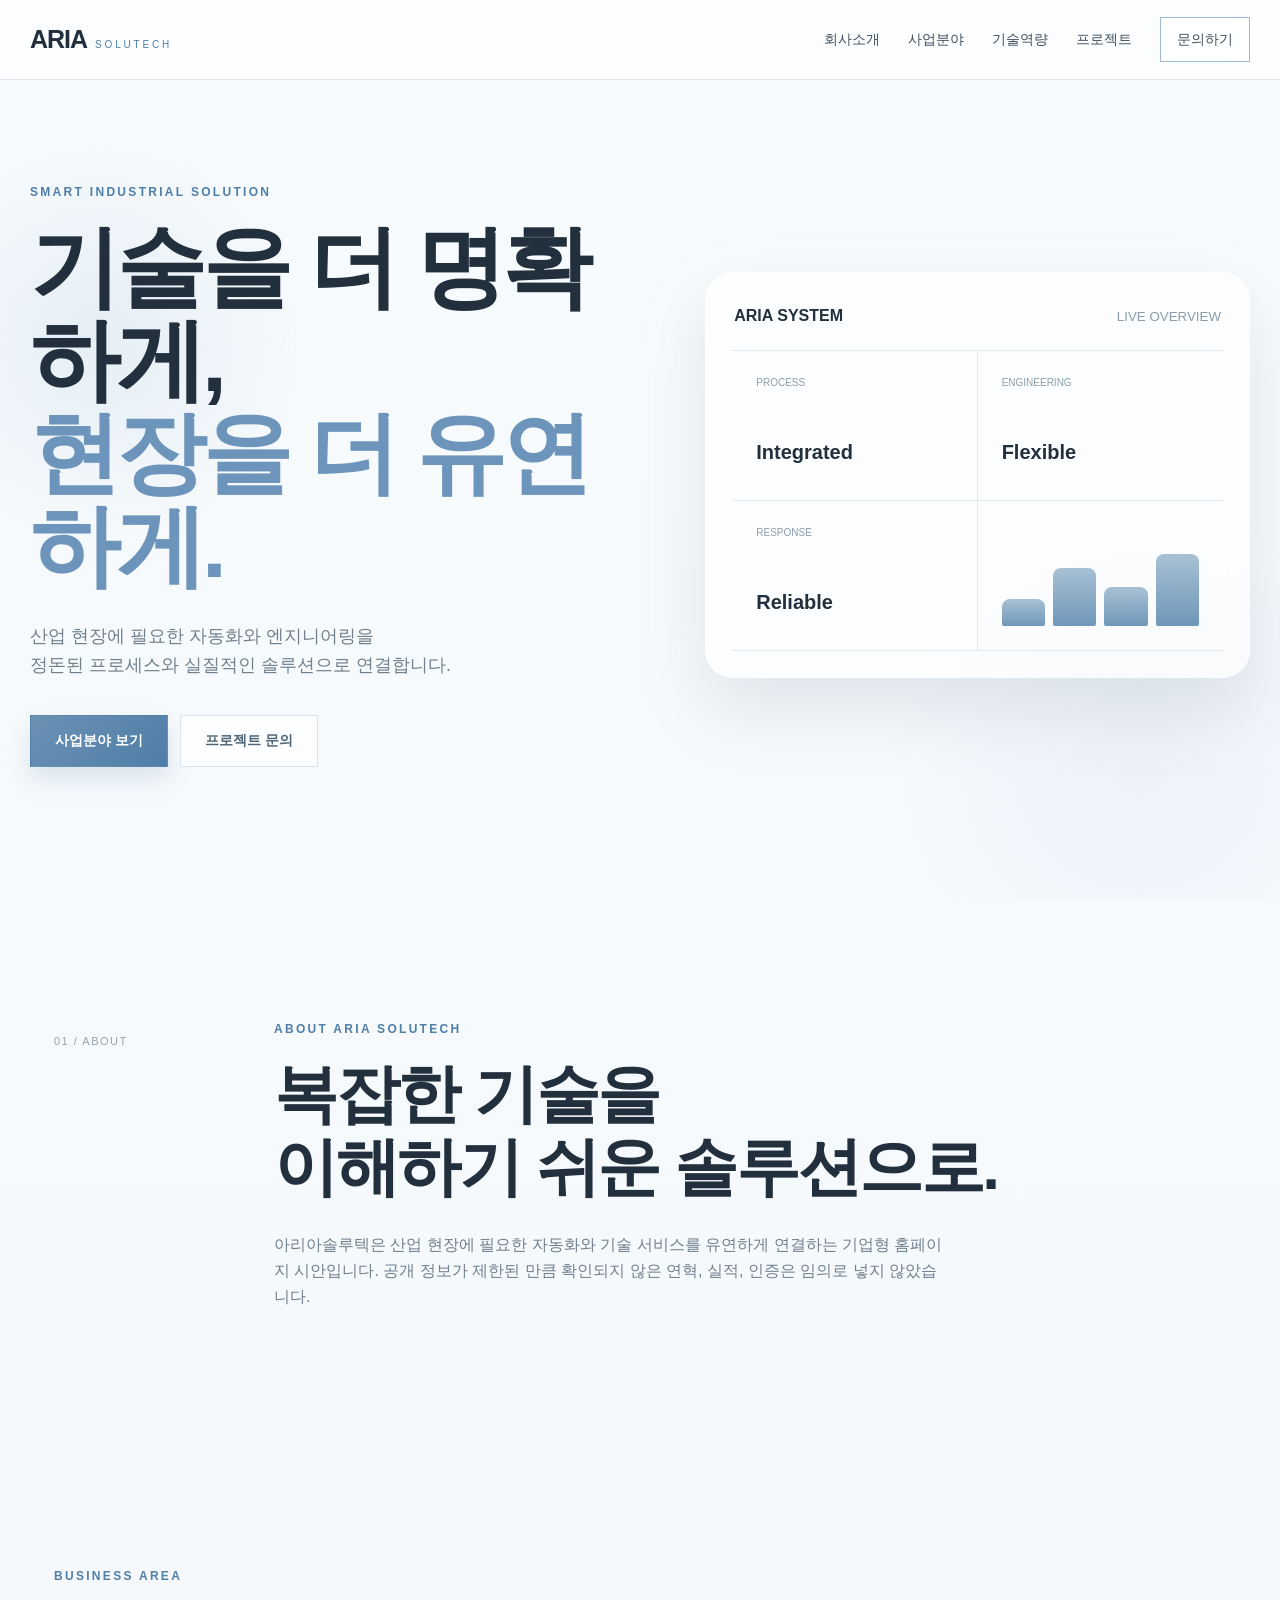
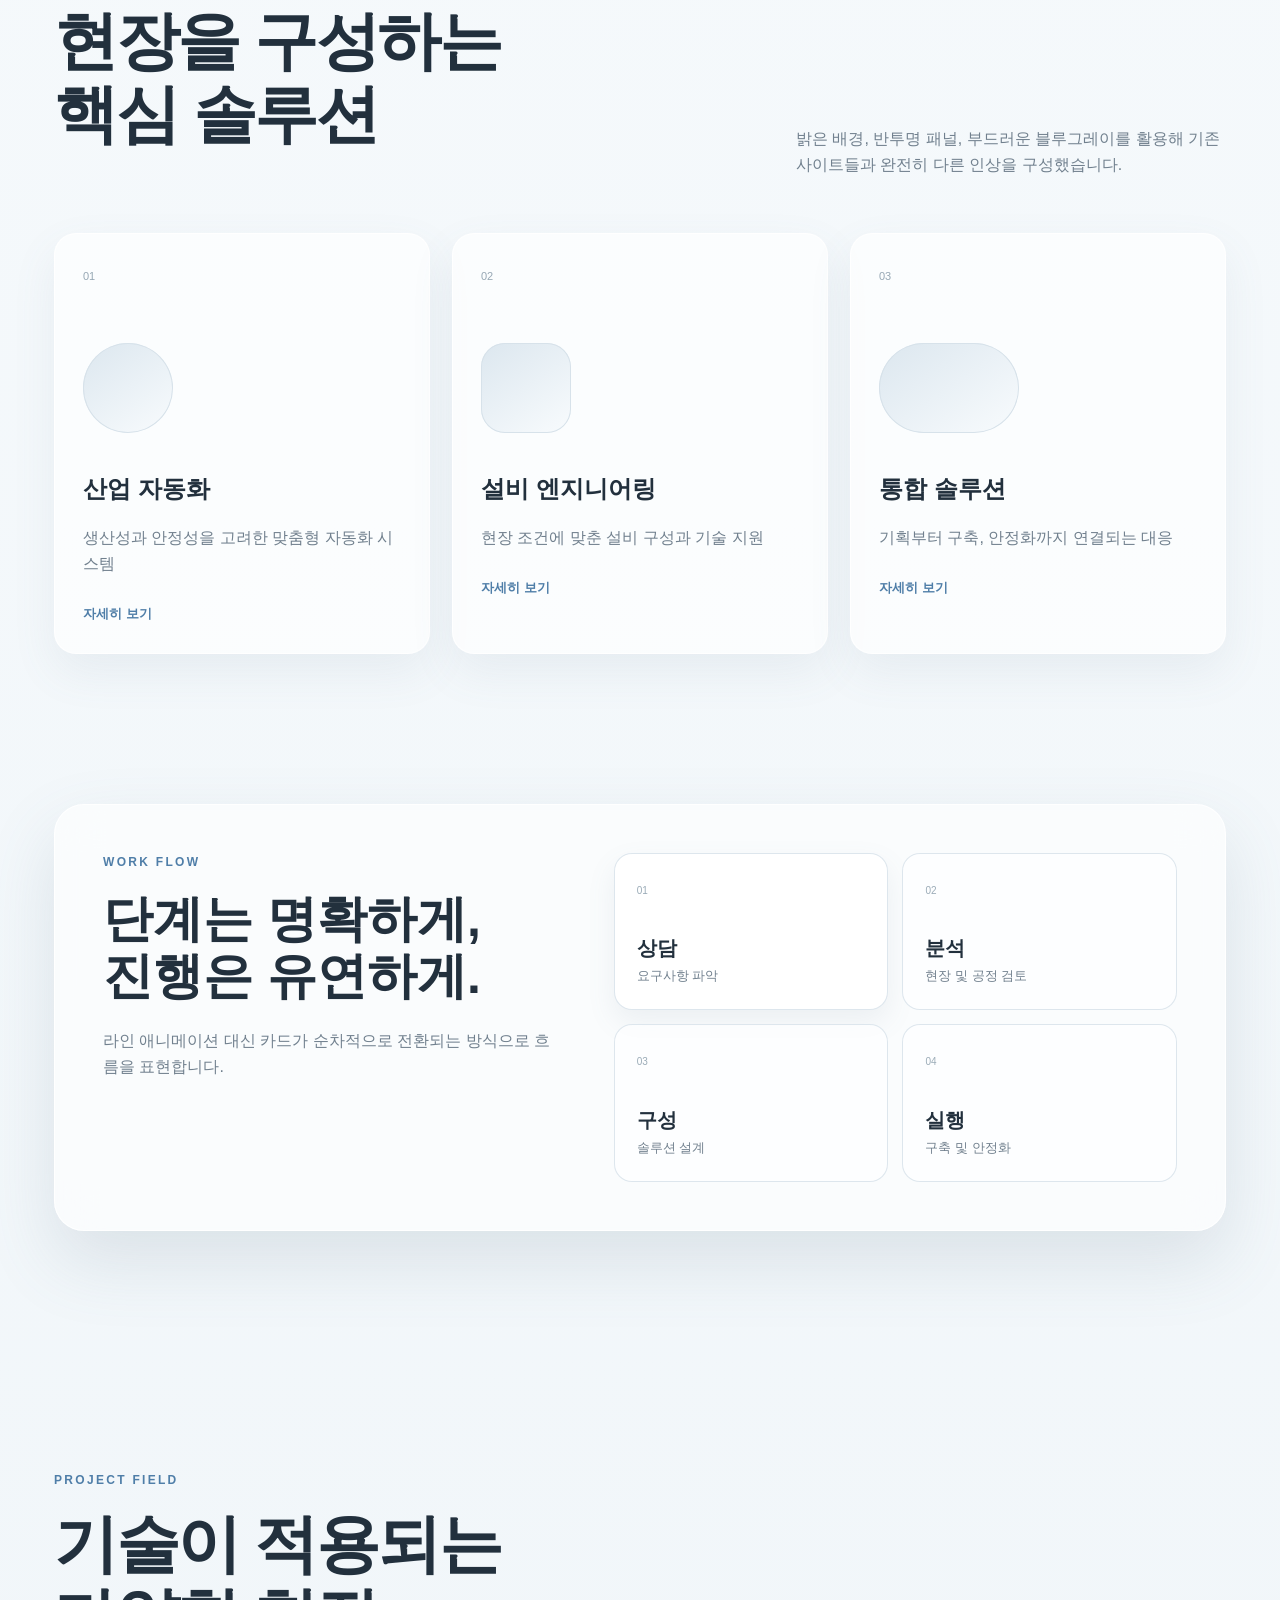
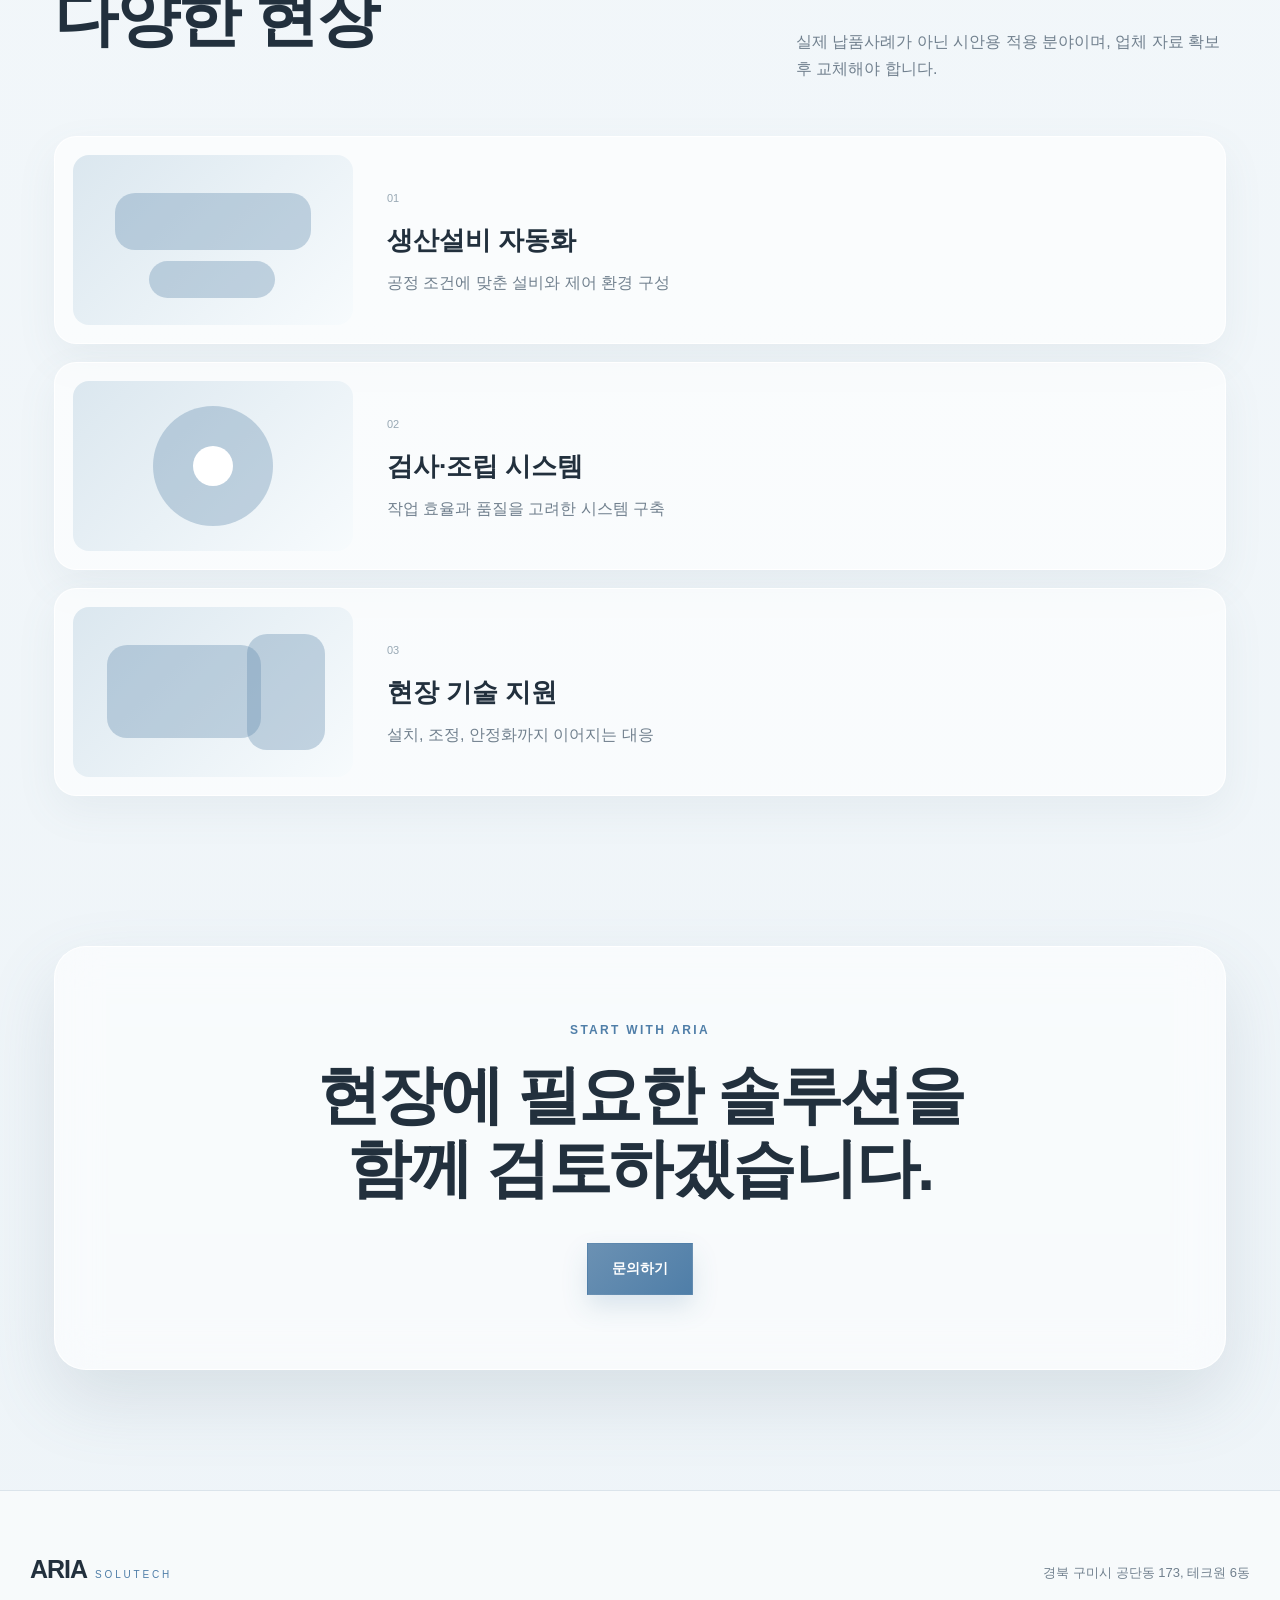
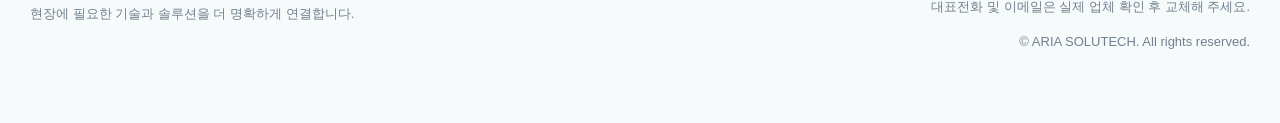
<file: index.html>
<!doctype html>
<html lang="ko">
<head>

<title>아리아솔루텍 | 구미 산업 자동화·솔루션 기업</title>
<meta name="description" content="경북 구미 아리아솔루텍. 산업 자동화, 생산설비, 엔지니어링 솔루션을 제공하는 기업 홈페이지 시안입니다.">
<meta name="robots" content="index, follow, max-image-preview:large">
<meta name="author" content="아리아솔루텍">
<meta name="keywords" content="구미 자동화, 자동화 솔루션, 산업 자동화, 생산설비, 아리아솔루텍">
<link rel="canonical" href="https://www.ariasolutech.co.kr/">
<meta property="og:type" content="website">
<meta property="og:locale" content="ko_KR">
<meta property="og:site_name" content="아리아솔루텍">
<meta property="og:title" content="아리아솔루텍 | 산업 자동화 솔루션">
<meta property="og:description" content="경북 구미 아리아솔루텍. 산업 자동화, 생산설비, 엔지니어링 솔루션을 제공하는 기업 홈페이지 시안입니다.">
<meta property="og:url" content="https://www.ariasolutech.co.kr/">
<meta property="og:image" content="https://www.ariasolutech.co.kr/images/og-image.jpg">
<meta name="twitter:card" content="summary_large_image">
<meta name="twitter:title" content="아리아솔루텍 | 산업 자동화 솔루션">
<meta name="twitter:description" content="경북 구미 아리아솔루텍. 산업 자동화, 생산설비, 엔지니어링 솔루션을 제공하는 기업 홈페이지 시안입니다.">
<meta name="twitter:image" content="https://www.ariasolutech.co.kr/images/og-image.jpg">
<script type="application/ld+json">
{
  "@context": "https://schema.org",
  "@type": "Organization",
  "name": "아리아솔루텍",
  "alternateName": "ARIA SOLUTECH",
  "url": "https://www.ariasolutech.co.kr",
  "address": {
    "@type": "PostalAddress",
    "streetAddress": "공단동 173 테크원 6동",
    "addressLocality": "구미시",
    "addressRegion": "경상북도",
    "addressCountry": "KR"
  },
  "description": "산업 자동화 및 엔지니어링 솔루션 기업"
}
</script>
<meta charset="UTF-8">
<meta name="viewport" content="width=device-width, initial-scale=1.0">
<meta name="theme-color" content="#eef3f7">
<link rel="manifest" href="site.webmanifest">
<link rel="stylesheet" href="css/style.css">
<script defer src="js/main.js"></script>
</head>
<body>
<header class="site-header">
  <a class="brand" href="index.html" aria-label="아리아솔루텍 홈"><span class="brand-main">ARIA</span><span class="brand-sub">SOLUTECH</span></a>
  <button class="menu-toggle" type="button" aria-label="메뉴 열기" aria-expanded="false"><span></span><span></span><span></span></button>
  <nav class="site-nav" aria-label="주요 메뉴"><a href="company.html">회사소개</a><a href="business.html">사업분야</a><a href="technology.html">기술역량</a><a href="project.html">프로젝트</a><a class="nav-contact" href="contact.html">문의하기</a></nav>
</header>
<main>
<section class="hero"><div class="soft-orb orb-a"></div><div class="soft-orb orb-b"></div><div class="hero-copy reveal"><p class="eyebrow">SMART INDUSTRIAL SOLUTION</p><h1>기술을 더 명확하게,<br><span>현장을 더 유연하게.</span></h1><p class="hero-desc">산업 현장에 필요한 자동화와 엔지니어링을<br>정돈된 프로세스와 실질적인 솔루션으로 연결합니다.</p><div class="button-row"><a class="btn primary" href="business.html">사업분야 보기</a><a class="btn secondary" href="contact.html">프로젝트 문의</a></div></div><div class="hero-glass reveal delay-1"><div class="glass-head"><span>ARIA SYSTEM</span><small>LIVE OVERVIEW</small></div><div class="glass-grid"><div class="metric"><small>PROCESS</small><strong>Integrated</strong></div><div class="metric"><small>ENGINEERING</small><strong>Flexible</strong></div><div class="metric"><small>RESPONSE</small><strong>Reliable</strong></div><div class="metric visual-cell"><div class="bars"><i></i><i></i><i></i><i></i></div></div></div></div></section>
<section class="section intro"><div class="section-label">01 / ABOUT</div><div class="intro-copy reveal"><p class="eyebrow">ABOUT ARIA SOLUTECH</p><h2>복잡한 기술을<br>이해하기 쉬운 솔루션으로.</h2><p>아리아솔루텍은 산업 현장에 필요한 자동화와 기술 서비스를 유연하게 연결하는 기업형 홈페이지 시안입니다. 공개 정보가 제한된 만큼 확인되지 않은 연혁, 실적, 인증은 임의로 넣지 않았습니다.</p></div></section>
<section class="section"><div class="section-heading reveal"><div><p class="eyebrow">BUSINESS AREA</p><h2>현장을 구성하는<br>핵심 솔루션</h2></div><p>밝은 배경, 반투명 패널, 부드러운 블루그레이를 활용해 기존 사이트들과 완전히 다른 인상을 구성했습니다.</p></div><div class="card-grid"><a class="glass-card reveal" href="business.html"><span>01</span><div class="icon-shape circle"></div><h3>산업 자동화</h3><p>생산성과 안정성을 고려한 맞춤형 자동화 시스템</p><b>자세히 보기</b></a><a class="glass-card reveal delay-1" href="business.html"><span>02</span><div class="icon-shape square"></div><h3>설비 엔지니어링</h3><p>현장 조건에 맞춘 설비 구성과 기술 지원</p><b>자세히 보기</b></a><a class="glass-card reveal delay-2" href="business.html"><span>03</span><div class="icon-shape capsule"></div><h3>통합 솔루션</h3><p>기획부터 구축, 안정화까지 연결되는 대응</p><b>자세히 보기</b></a></div></section>
<section class="section flow-section"><div class="flow-panel reveal"><div class="flow-copy"><p class="eyebrow">WORK FLOW</p><h2>단계는 명확하게,<br>진행은 유연하게.</h2><p>라인 애니메이션 대신 카드가 순차적으로 전환되는 방식으로 흐름을 표현합니다.</p></div><div class="flow-steps"><div class="step active"><span>01</span><strong>상담</strong><small>요구사항 파악</small></div><div class="step"><span>02</span><strong>분석</strong><small>현장 및 공정 검토</small></div><div class="step"><span>03</span><strong>구성</strong><small>솔루션 설계</small></div><div class="step"><span>04</span><strong>실행</strong><small>구축 및 안정화</small></div></div></div></section>
<section class="section project-preview"><div class="section-heading reveal"><div><p class="eyebrow">PROJECT FIELD</p><h2>기술이 적용되는<br>다양한 현장</h2></div><p>실제 납품사례가 아닌 시안용 적용 분야이며, 업체 자료 확보 후 교체해야 합니다.</p></div><div class="project-list"><article class="project-item reveal"><div class="thumb t1"></div><div><span>01</span><h3>생산설비 자동화</h3><p>공정 조건에 맞춘 설비와 제어 환경 구성</p></div></article><article class="project-item reveal delay-1"><div class="thumb t2"></div><div><span>02</span><h3>검사·조립 시스템</h3><p>작업 효율과 품질을 고려한 시스템 구축</p></div></article><article class="project-item reveal delay-2"><div class="thumb t3"></div><div><span>03</span><h3>현장 기술 지원</h3><p>설치, 조정, 안정화까지 이어지는 대응</p></div></article></div></section>
<section class="section cta"><div class="cta-panel reveal"><p class="eyebrow">START WITH ARIA</p><h2>현장에 필요한 솔루션을<br>함께 검토하겠습니다.</h2><a class="btn primary" href="contact.html">문의하기</a></div></section>
</main>
<footer class="site-footer"><div><a class="brand footer-brand" href="index.html"><span class="brand-main">ARIA</span><span class="brand-sub">SOLUTECH</span></a><p>현장에 필요한 기술과 솔루션을 더 명확하게 연결합니다.</p></div><div class="footer-info"><p>경북 구미시 공단동 173, 테크원 6동</p><p>대표전화 및 이메일은 실제 업체 확인 후 교체해 주세요.</p><p>© ARIA SOLUTECH. All rights reserved.</p></div></footer>
</body>
</html>
</file>
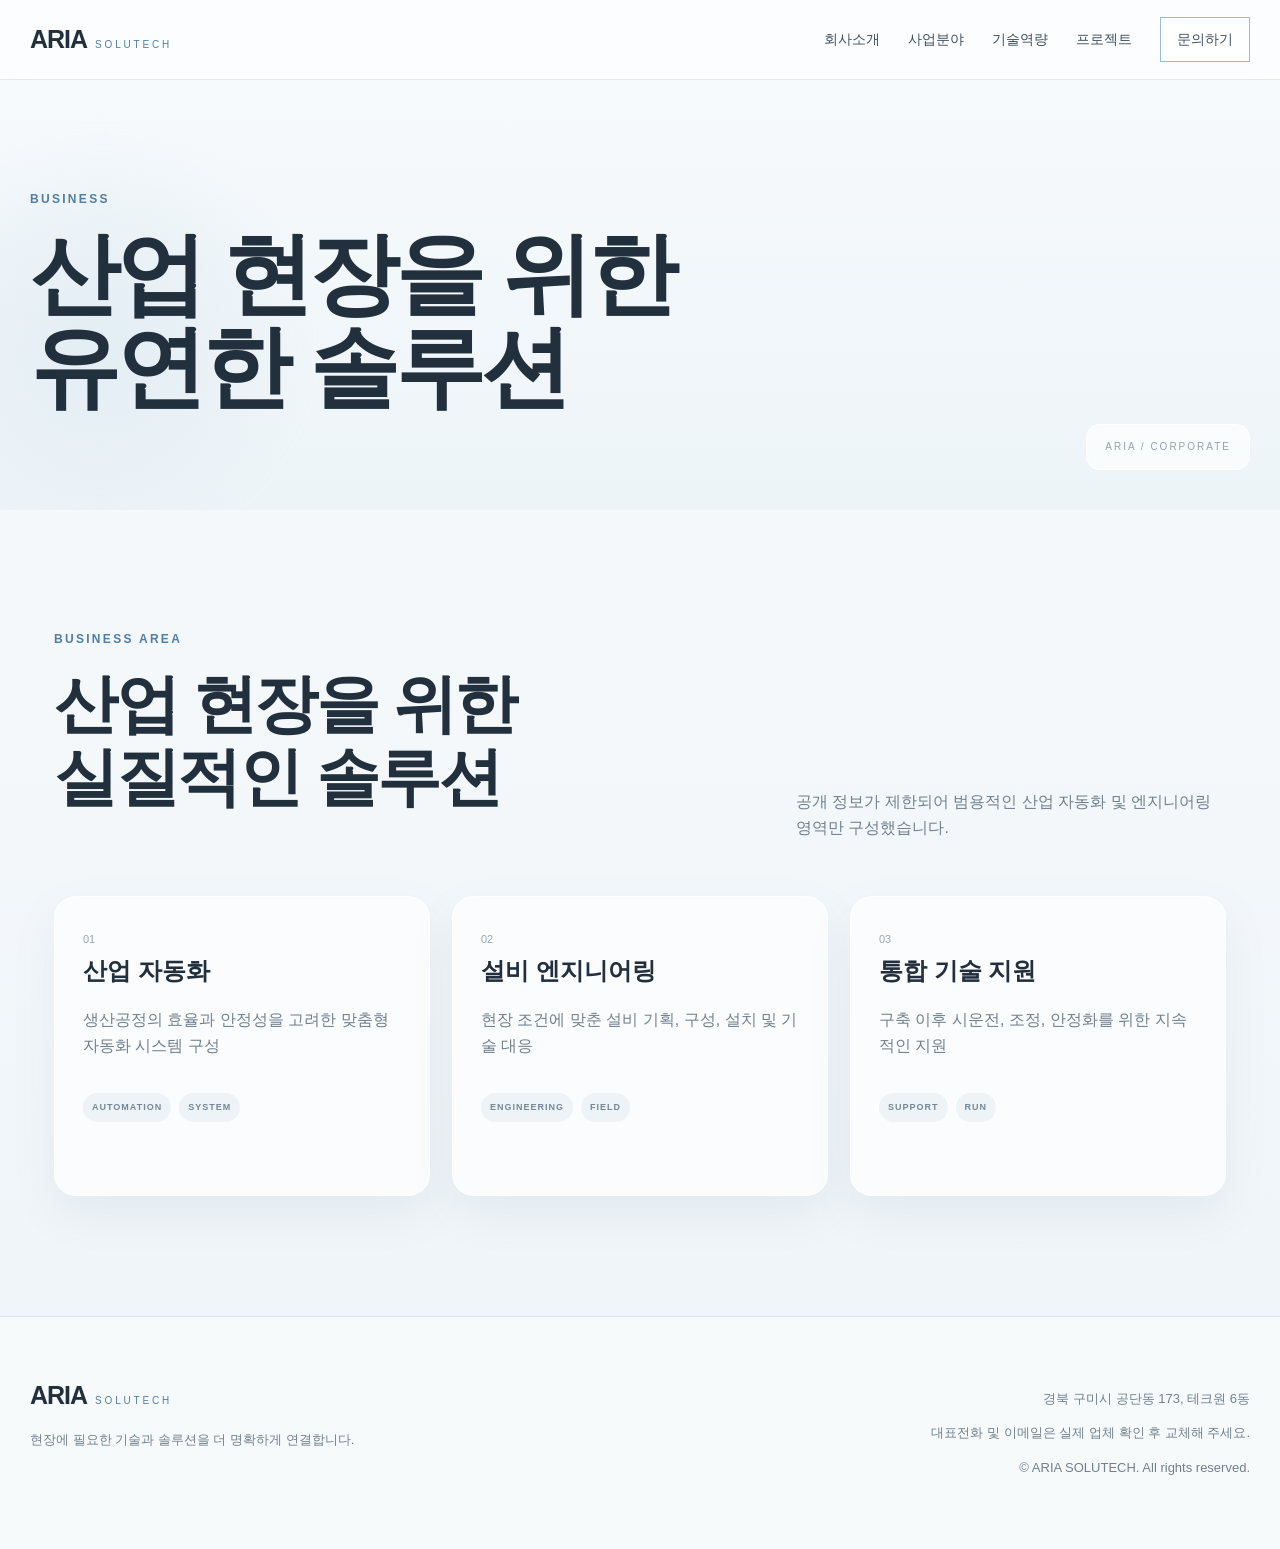
<file: business.html>
<!doctype html><html lang="ko"><head><title>사업분야 | 아리아솔루텍</title><meta name="description" content="산업 자동화, 설비 엔지니어링, 통합 기술 지원 등 아리아솔루텍의 주요 사업영역을 소개합니다."><meta name="robots" content="index, follow, max-image-preview:large"><meta charset="UTF-8"><meta name="viewport" content="width=device-width, initial-scale=1.0"><meta name="theme-color" content="#eef3f7"><link rel="manifest" href="site.webmanifest"><link rel="stylesheet" href="css/style.css"><script defer src="js/main.js"></script></head><body><header class="site-header"><a class="brand" href="index.html"><span class="brand-main">ARIA</span><span class="brand-sub">SOLUTECH</span></a><button class="menu-toggle" type="button" aria-label="메뉴 열기" aria-expanded="false"><span></span><span></span><span></span></button><nav class="site-nav"><a href="company.html">회사소개</a><a href="business.html">사업분야</a><a href="technology.html">기술역량</a><a href="project.html">프로젝트</a><a class="nav-contact" href="contact.html">문의하기</a></nav></header><main><section class="sub-hero"><div class="soft-orb orb-a"></div><div class="sub-copy reveal"><p class="eyebrow">BUSINESS</p><h1>산업 현장을 위한<br>유연한 솔루션</h1></div><div class="sub-glass">ARIA / CORPORATE</div></section><section class="section"><div class="section-heading reveal"><div><p class="eyebrow">BUSINESS AREA</p><h2>산업 현장을 위한<br>실질적인 솔루션</h2></div><p>공개 정보가 제한되어 범용적인 산업 자동화 및 엔지니어링 영역만 구성했습니다.</p></div><div class="business-grid"><article class="business-card reveal"><span>01</span><h3>산업 자동화</h3><p>생산공정의 효율과 안정성을 고려한 맞춤형 자동화 시스템 구성</p><div class="tags"><b>AUTOMATION</b><b>SYSTEM</b></div></article><article class="business-card reveal delay-1"><span>02</span><h3>설비 엔지니어링</h3><p>현장 조건에 맞춘 설비 기획, 구성, 설치 및 기술 대응</p><div class="tags"><b>ENGINEERING</b><b>FIELD</b></div></article><article class="business-card reveal delay-2"><span>03</span><h3>통합 기술 지원</h3><p>구축 이후 시운전, 조정, 안정화를 위한 지속적인 지원</p><div class="tags"><b>SUPPORT</b><b>RUN</b></div></article></div></section></main><footer class="site-footer"><div><a class="brand footer-brand" href="index.html"><span class="brand-main">ARIA</span><span class="brand-sub">SOLUTECH</span></a><p>현장에 필요한 기술과 솔루션을 더 명확하게 연결합니다.</p></div><div class="footer-info"><p>경북 구미시 공단동 173, 테크원 6동</p><p>대표전화 및 이메일은 실제 업체 확인 후 교체해 주세요.</p><p>© ARIA SOLUTECH. All rights reserved.</p></div></footer></body></html>
</file>
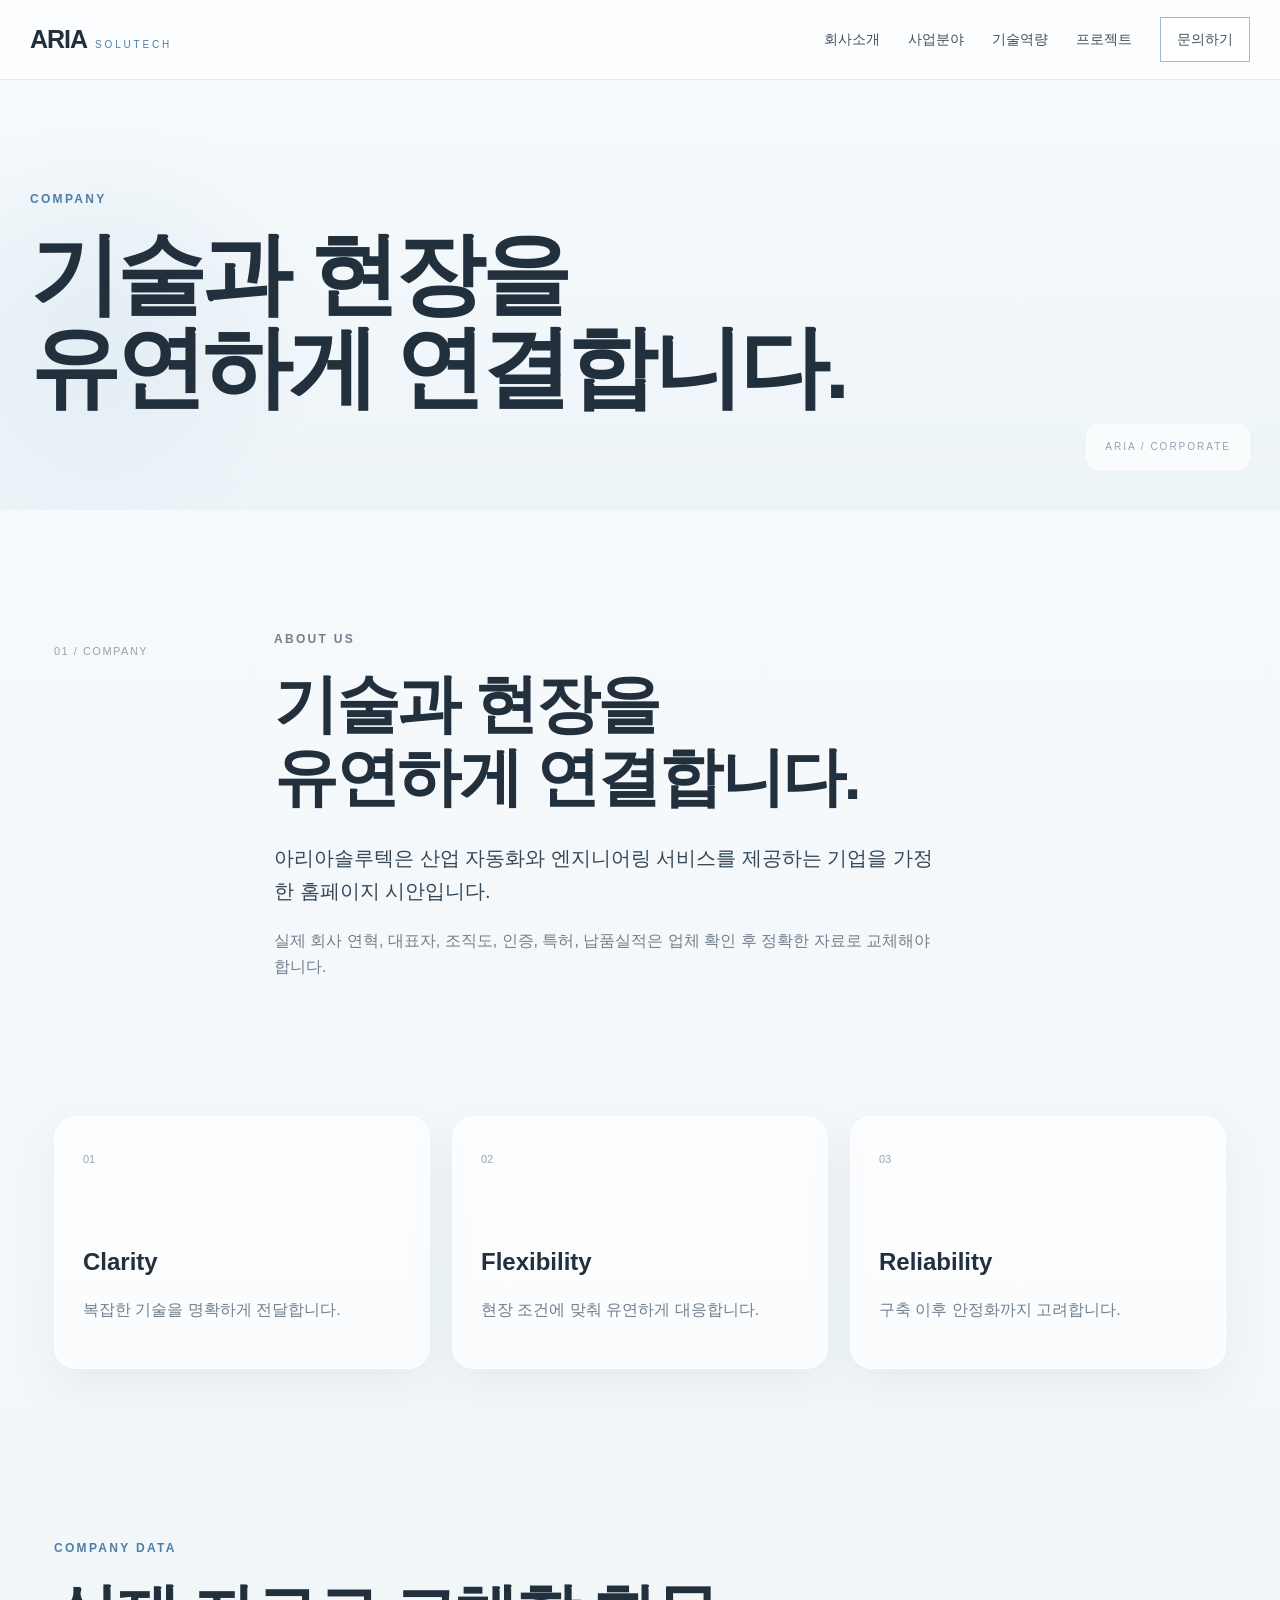
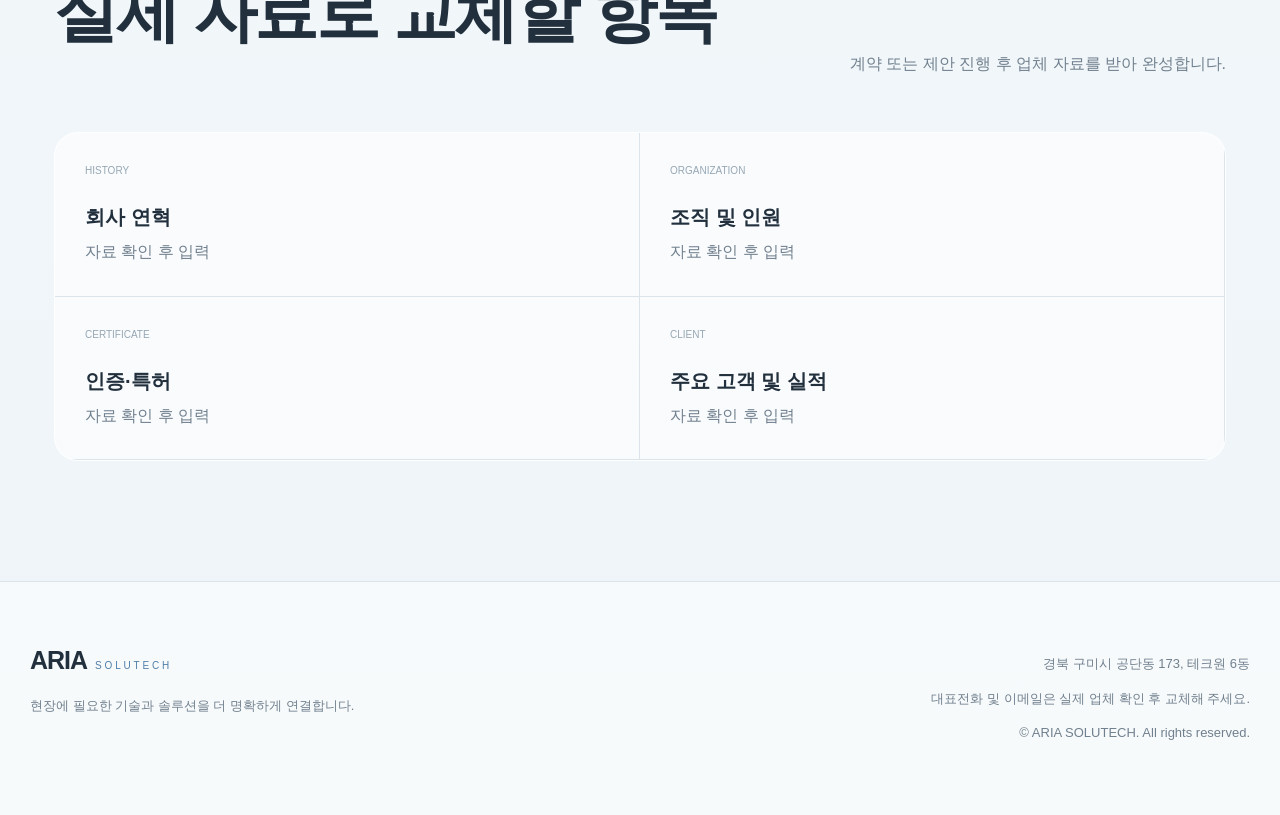
<file: company.html>
<!doctype html>
<html lang="ko">
<head>
<title>회사소개 | 아리아솔루텍</title>
<meta name="description" content="산업 자동화와 엔지니어링 솔루션을 제공하는 아리아솔루텍의 기업 소개 페이지입니다.">
<meta name="robots" content="index, follow, max-image-preview:large">
<meta name="author" content="아리아솔루텍">
<meta name="keywords" content="구미 자동화, 자동화 솔루션, 산업 자동화, 생산설비, 아리아솔루텍">
<link rel="canonical" href="https://www.ariasolutech.co.kr/company.html">
<meta property="og:type" content="website">
<meta property="og:locale" content="ko_KR">
<meta property="og:site_name" content="아리아솔루텍">
<meta property="og:title" content="회사소개 | 아리아솔루텍">
<meta property="og:description" content="산업 자동화와 엔지니어링 솔루션을 제공하는 아리아솔루텍의 기업 소개 페이지입니다.">
<meta property="og:url" content="https://www.ariasolutech.co.kr/company.html">
<meta property="og:image" content="https://www.ariasolutech.co.kr/images/og-image.jpg">
<meta name="twitter:card" content="summary_large_image">
<meta name="twitter:title" content="회사소개 | 아리아솔루텍">
<meta name="twitter:description" content="산업 자동화와 엔지니어링 솔루션을 제공하는 아리아솔루텍의 기업 소개 페이지입니다.">
<meta name="twitter:image" content="https://www.ariasolutech.co.kr/images/og-image.jpg">
<script type="application/ld+json">{"@context":"https://schema.org","@type":"Organization","name":"아리아솔루텍","alternateName":"ARIA SOLUTECH","url":"https://www.ariasolutech.co.kr","address":{"@type":"PostalAddress","streetAddress":"공단동 173 테크원 6동","addressLocality":"구미시","addressRegion":"경상북도","addressCountry":"KR"},"description":"산업 자동화 및 엔지니어링 솔루션 기업"}</script>
<meta charset="UTF-8">
<meta name="viewport" content="width=device-width, initial-scale=1.0">
<meta name="theme-color" content="#eef3f7">
<link rel="manifest" href="site.webmanifest">
<link rel="stylesheet" href="css/style.css">
<script defer src="js/main.js"></script>
</head>
<body>
<header class="site-header"><a class="brand" href="index.html" aria-label="아리아솔루텍 홈"><span class="brand-main">ARIA</span><span class="brand-sub">SOLUTECH</span></a><button class="menu-toggle" type="button" aria-label="메뉴 열기" aria-expanded="false"><span></span><span></span><span></span></button><nav class="site-nav" aria-label="주요 메뉴"><a href="company.html">회사소개</a><a href="business.html">사업분야</a><a href="technology.html">기술역량</a><a href="project.html">프로젝트</a><a class="nav-contact" href="contact.html">문의하기</a></nav></header>
<main>
<section class="sub-hero"><div class="soft-orb orb-a"></div><div class="sub-copy reveal"><p class="eyebrow">COMPANY</p><h1>기술과 현장을<br>유연하게 연결합니다.</h1></div><div class="sub-glass">ARIA / CORPORATE</div></section>
<section class="section split"><div class="section-label">01 / COMPANY</div><div class="content-block reveal"><p class="eyebrow">ABOUT US</p><h2>기술과 현장을<br>유연하게 연결합니다.</h2><p class="lead">아리아솔루텍은 산업 자동화와 엔지니어링 서비스를 제공하는 기업을 가정한 홈페이지 시안입니다.</p><p>실제 회사 연혁, 대표자, 조직도, 인증, 특허, 납품실적은 업체 확인 후 정확한 자료로 교체해야 합니다.</p></div></section>
<section class="section value-cards"><article class="soft-card reveal"><span>01</span><h3>Clarity</h3><p>복잡한 기술을 명확하게 전달합니다.</p></article><article class="soft-card reveal delay-1"><span>02</span><h3>Flexibility</h3><p>현장 조건에 맞춰 유연하게 대응합니다.</p></article><article class="soft-card reveal delay-2"><span>03</span><h3>Reliability</h3><p>구축 이후 안정화까지 고려합니다.</p></article></section>
<section class="section info-section"><div class="section-heading reveal"><div><p class="eyebrow">COMPANY DATA</p><h2>실제 자료로 교체할 항목</h2></div><p>계약 또는 제안 진행 후 업체 자료를 받아 완성합니다.</p></div><div class="info-grid reveal"><div><small>HISTORY</small><strong>회사 연혁</strong><span>자료 확인 후 입력</span></div><div><small>ORGANIZATION</small><strong>조직 및 인원</strong><span>자료 확인 후 입력</span></div><div><small>CERTIFICATE</small><strong>인증·특허</strong><span>자료 확인 후 입력</span></div><div><small>CLIENT</small><strong>주요 고객 및 실적</strong><span>자료 확인 후 입력</span></div></div></section>
</main>
<footer class="site-footer"><div><a class="brand footer-brand" href="index.html"><span class="brand-main">ARIA</span><span class="brand-sub">SOLUTECH</span></a><p>현장에 필요한 기술과 솔루션을 더 명확하게 연결합니다.</p></div><div class="footer-info"><p>경북 구미시 공단동 173, 테크원 6동</p><p>대표전화 및 이메일은 실제 업체 확인 후 교체해 주세요.</p><p>© ARIA SOLUTECH. All rights reserved.</p></div></footer>
</body>
</html>
</file>
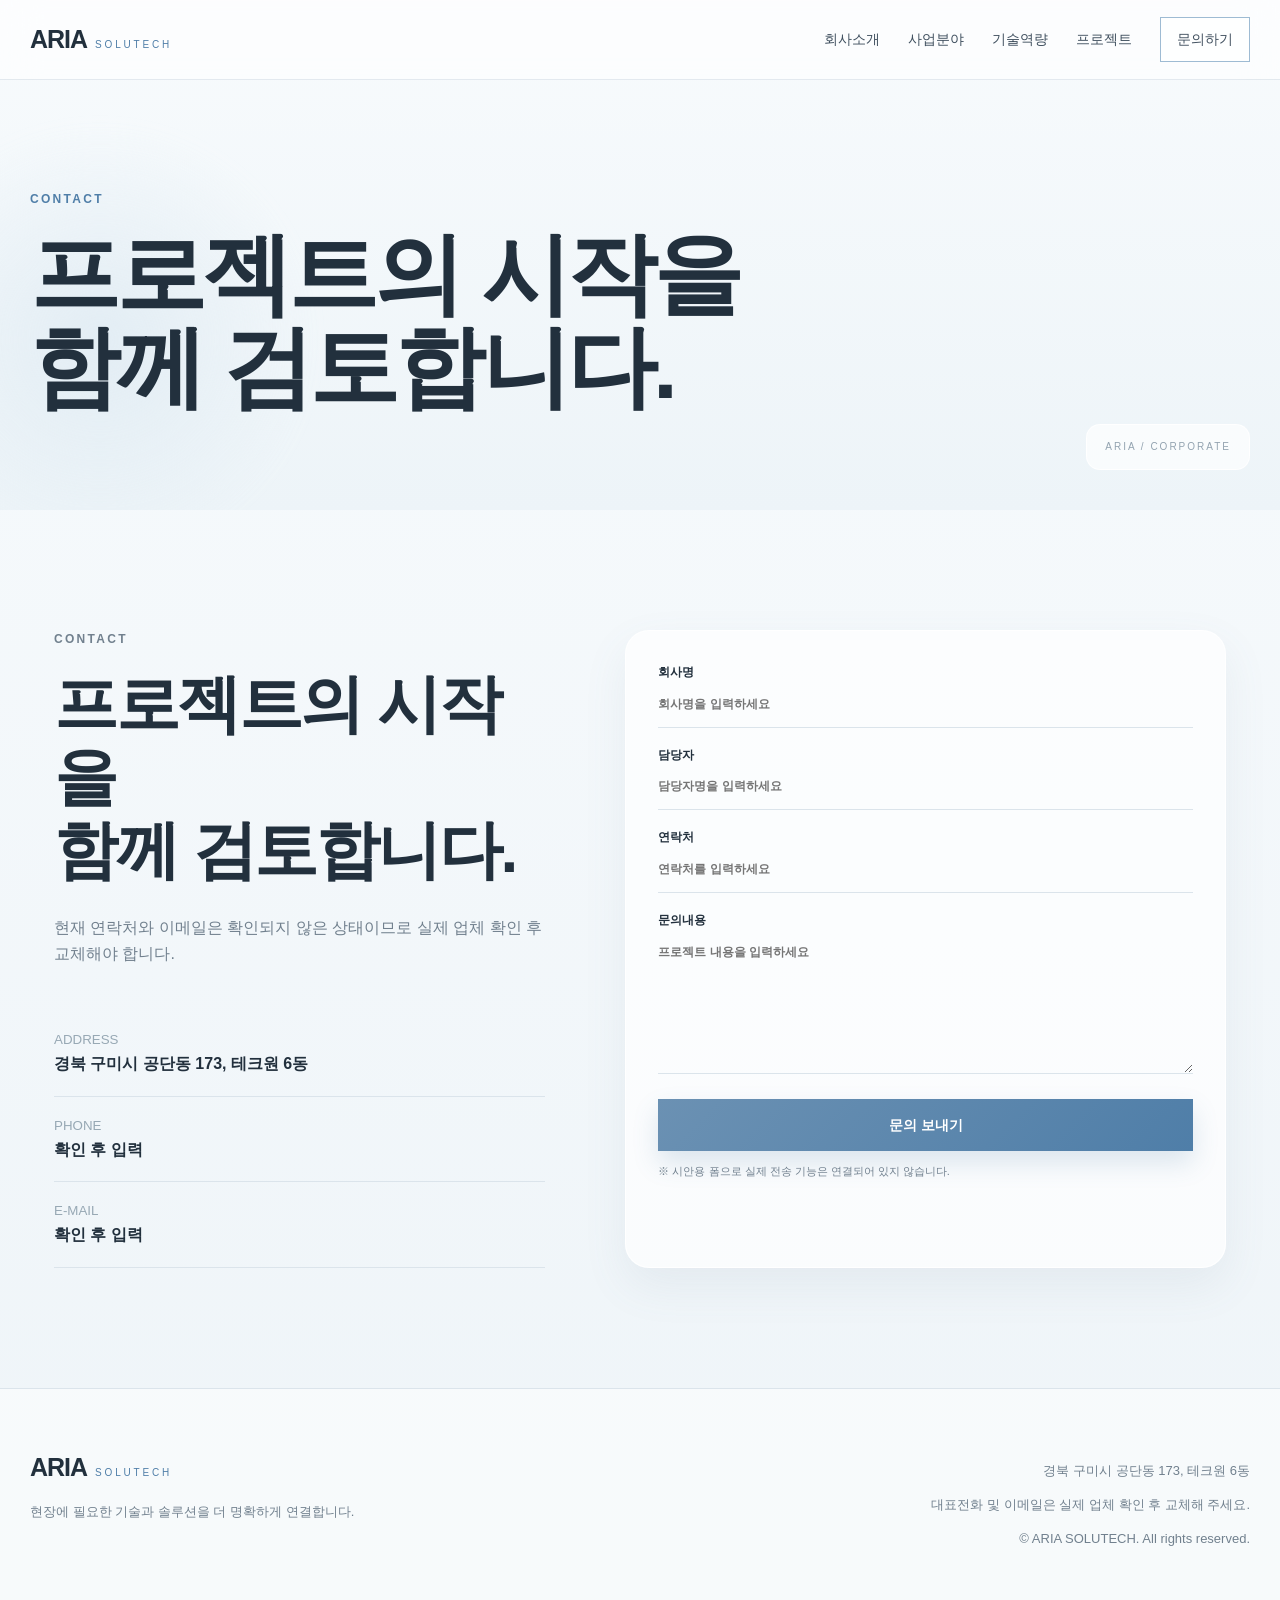
<file: contact.html>
<!doctype html><html lang="ko"><head><title>문의하기 | 아리아솔루텍</title><meta name="description" content="산업 자동화 및 설비 엔지니어링 프로젝트 상담을 위한 아리아솔루텍 문의 페이지입니다."><meta name="robots" content="index, follow, max-image-preview:large"><meta charset="UTF-8"><meta name="viewport" content="width=device-width, initial-scale=1.0"><meta name="theme-color" content="#eef3f7"><link rel="manifest" href="site.webmanifest"><link rel="stylesheet" href="css/style.css"><script defer src="js/main.js"></script></head><body><header class="site-header"><a class="brand" href="index.html"><span class="brand-main">ARIA</span><span class="brand-sub">SOLUTECH</span></a><button class="menu-toggle" type="button" aria-label="메뉴 열기" aria-expanded="false"><span></span><span></span><span></span></button><nav class="site-nav"><a href="company.html">회사소개</a><a href="business.html">사업분야</a><a href="technology.html">기술역량</a><a href="project.html">프로젝트</a><a class="nav-contact" href="contact.html">문의하기</a></nav></header><main><section class="sub-hero"><div class="soft-orb orb-a"></div><div class="sub-copy reveal"><p class="eyebrow">CONTACT</p><h1>프로젝트의 시작을<br>함께 검토합니다.</h1></div><div class="sub-glass">ARIA / CORPORATE</div></section><section class="section contact-layout"><div class="contact-copy reveal"><p class="eyebrow">CONTACT</p><h2>프로젝트의 시작을<br>함께 검토합니다.</h2><p>현재 연락처와 이메일은 확인되지 않은 상태이므로 실제 업체 확인 후 교체해야 합니다.</p><div class="contact-info"><div><small>ADDRESS</small><strong>경북 구미시 공단동 173, 테크원 6동</strong></div><div><small>PHONE</small><strong>확인 후 입력</strong></div><div><small>E-MAIL</small><strong>확인 후 입력</strong></div></div></div><form class="contact-form reveal delay-1" onsubmit="return false;"><label>회사명<input type="text" placeholder="회사명을 입력하세요"></label><label>담당자<input type="text" placeholder="담당자명을 입력하세요"></label><label>연락처<input type="tel" placeholder="연락처를 입력하세요"></label><label>문의내용<textarea rows="6" placeholder="프로젝트 내용을 입력하세요"></textarea></label><button class="btn primary" type="submit">문의 보내기</button><p>※ 시안용 폼으로 실제 전송 기능은 연결되어 있지 않습니다.</p></form></section></main><footer class="site-footer"><div><a class="brand footer-brand" href="index.html"><span class="brand-main">ARIA</span><span class="brand-sub">SOLUTECH</span></a><p>현장에 필요한 기술과 솔루션을 더 명확하게 연결합니다.</p></div><div class="footer-info"><p>경북 구미시 공단동 173, 테크원 6동</p><p>대표전화 및 이메일은 실제 업체 확인 후 교체해 주세요.</p><p>© ARIA SOLUTECH. All rights reserved.</p></div></footer></body></html>
</file>
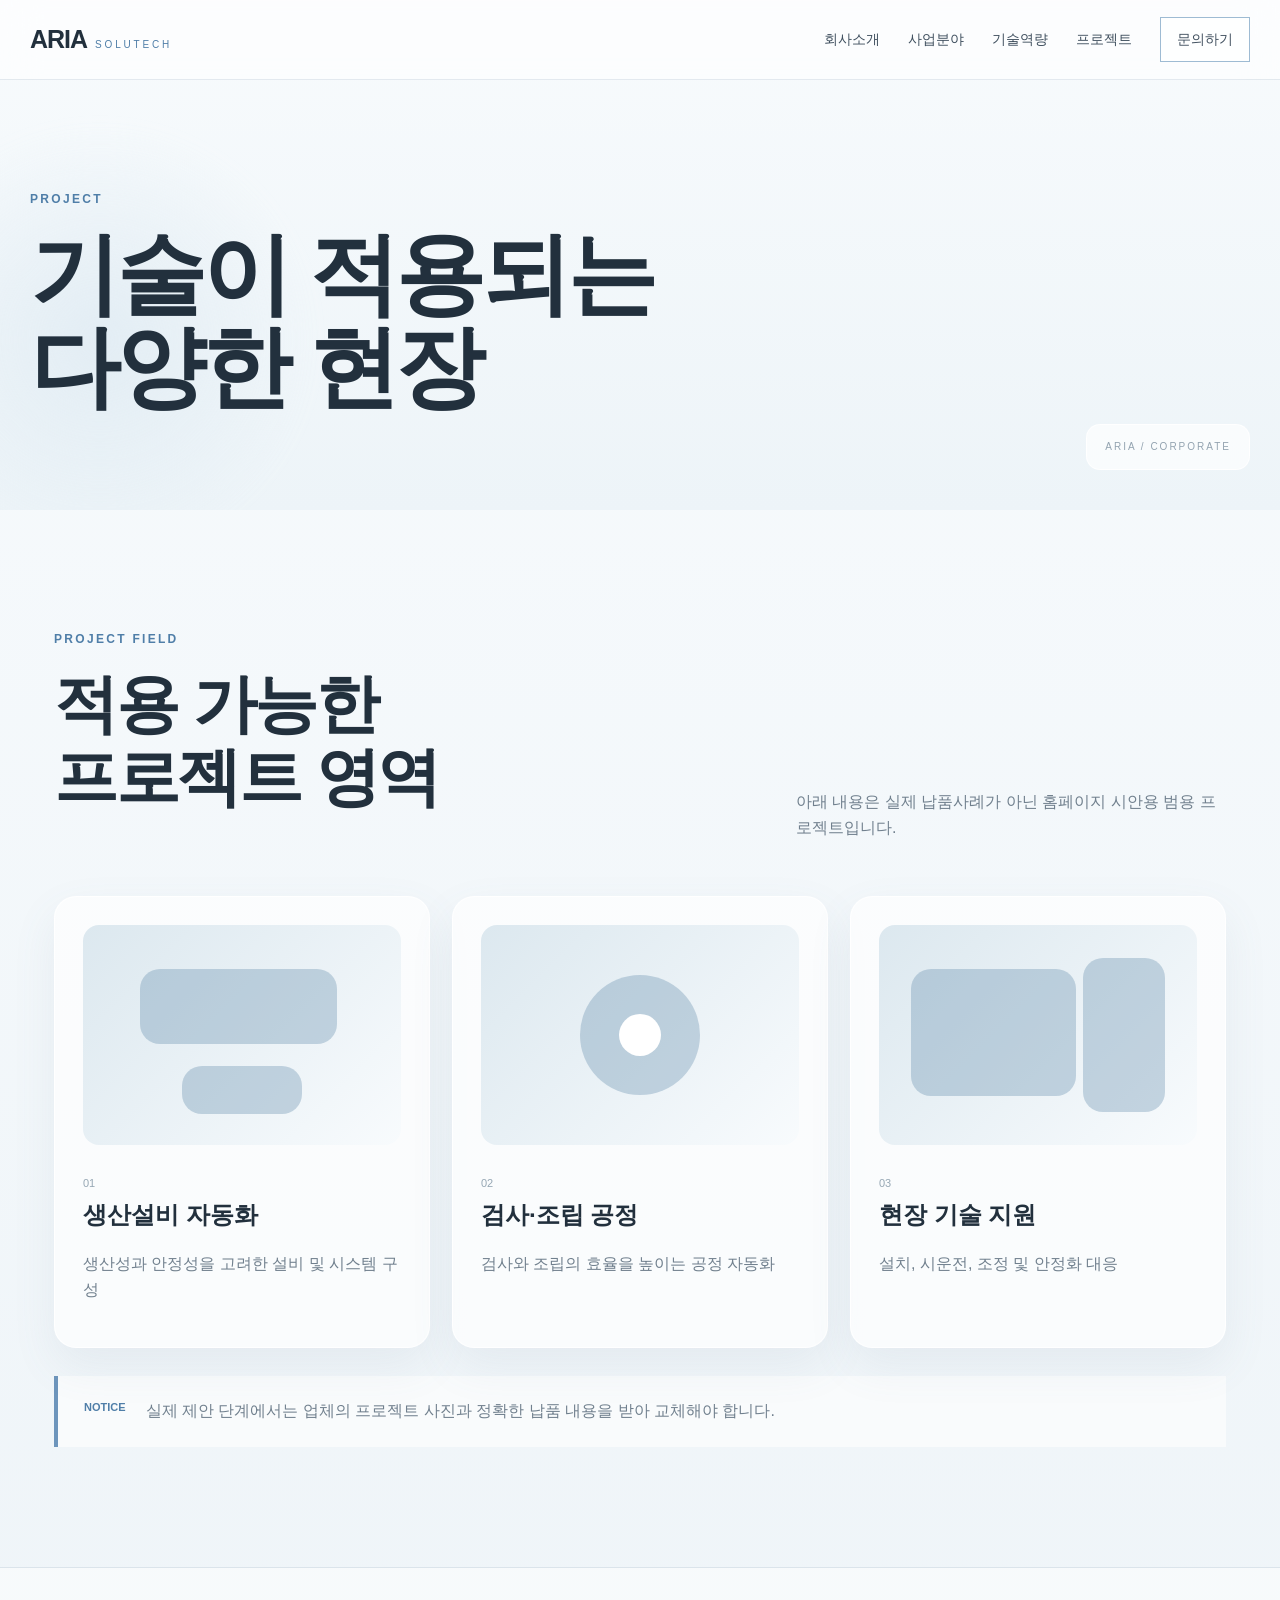
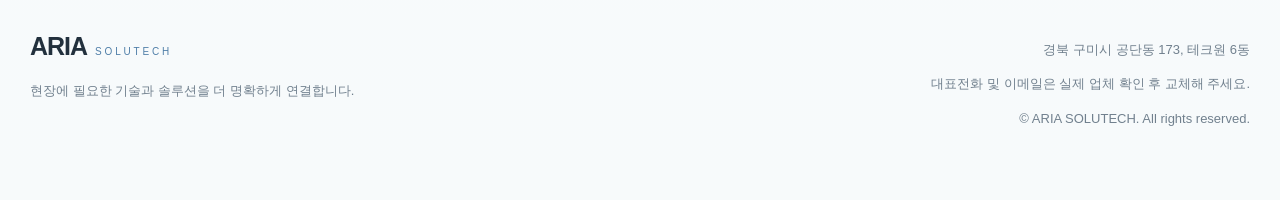
<file: project.html>
<!doctype html><html lang="ko"><head><title>프로젝트 | 아리아솔루텍</title><meta name="description" content="생산설비 자동화, 검사·조립 공정, 현장 기술 지원 등 적용 가능한 프로젝트 영역을 소개합니다."><meta name="robots" content="index, follow, max-image-preview:large"><meta charset="UTF-8"><meta name="viewport" content="width=device-width, initial-scale=1.0"><meta name="theme-color" content="#eef3f7"><link rel="manifest" href="site.webmanifest"><link rel="stylesheet" href="css/style.css"><script defer src="js/main.js"></script></head><body><header class="site-header"><a class="brand" href="index.html"><span class="brand-main">ARIA</span><span class="brand-sub">SOLUTECH</span></a><button class="menu-toggle" type="button" aria-label="메뉴 열기" aria-expanded="false"><span></span><span></span><span></span></button><nav class="site-nav"><a href="company.html">회사소개</a><a href="business.html">사업분야</a><a href="technology.html">기술역량</a><a href="project.html">프로젝트</a><a class="nav-contact" href="contact.html">문의하기</a></nav></header><main><section class="sub-hero"><div class="soft-orb orb-a"></div><div class="sub-copy reveal"><p class="eyebrow">PROJECT</p><h1>기술이 적용되는<br>다양한 현장</h1></div><div class="sub-glass">ARIA / CORPORATE</div></section><section class="section"><div class="section-heading reveal"><div><p class="eyebrow">PROJECT FIELD</p><h2>적용 가능한<br>프로젝트 영역</h2></div><p>아래 내용은 실제 납품사례가 아닌 홈페이지 시안용 범용 프로젝트입니다.</p></div><div class="project-cards"><article class="project-card reveal"><div class="project-art art1"></div><span>01</span><h3>생산설비 자동화</h3><p>생산성과 안정성을 고려한 설비 및 시스템 구성</p></article><article class="project-card reveal delay-1"><div class="project-art art2"></div><span>02</span><h3>검사·조립 공정</h3><p>검사와 조립의 효율을 높이는 공정 자동화</p></article><article class="project-card reveal delay-2"><div class="project-art art3"></div><span>03</span><h3>현장 기술 지원</h3><p>설치, 시운전, 조정 및 안정화 대응</p></article></div><div class="notice reveal"><strong>NOTICE</strong><p>실제 제안 단계에서는 업체의 프로젝트 사진과 정확한 납품 내용을 받아 교체해야 합니다.</p></div></section></main><footer class="site-footer"><div><a class="brand footer-brand" href="index.html"><span class="brand-main">ARIA</span><span class="brand-sub">SOLUTECH</span></a><p>현장에 필요한 기술과 솔루션을 더 명확하게 연결합니다.</p></div><div class="footer-info"><p>경북 구미시 공단동 173, 테크원 6동</p><p>대표전화 및 이메일은 실제 업체 확인 후 교체해 주세요.</p><p>© ARIA SOLUTECH. All rights reserved.</p></div></footer></body></html>
</file>
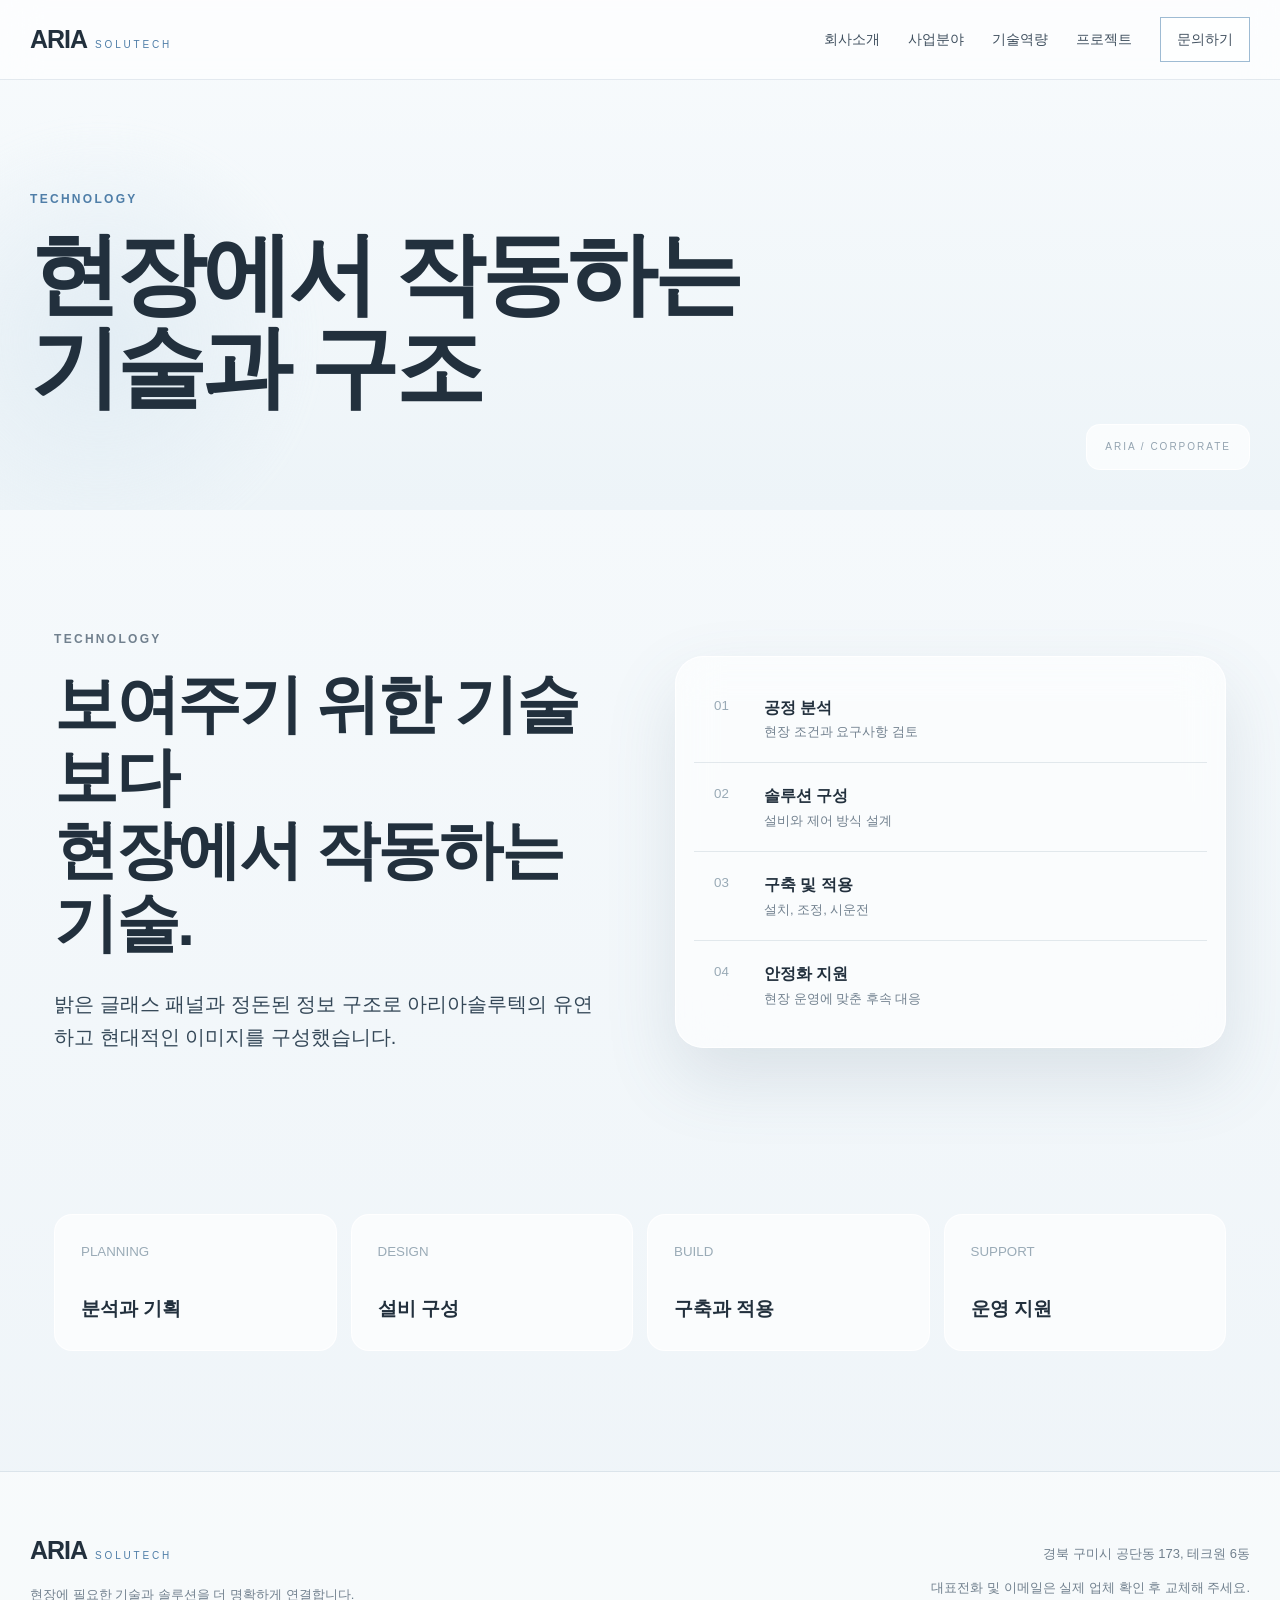
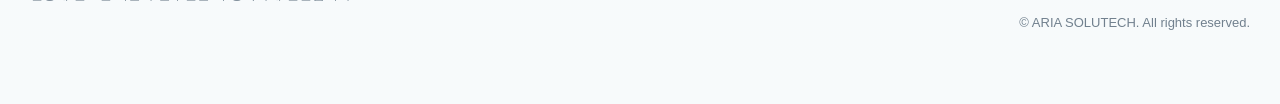
<file: technology.html>
<!doctype html><html lang="ko"><head><title>기술역량 | 아리아솔루텍</title><meta name="description" content="공정 분석, 솔루션 구성, 구축 및 안정화까지 아리아솔루텍의 통합 기술 대응 체계를 소개합니다."><meta name="robots" content="index, follow, max-image-preview:large"><meta charset="UTF-8"><meta name="viewport" content="width=device-width, initial-scale=1.0"><meta name="theme-color" content="#eef3f7"><link rel="manifest" href="site.webmanifest"><link rel="stylesheet" href="css/style.css"><script defer src="js/main.js"></script></head><body><header class="site-header"><a class="brand" href="index.html"><span class="brand-main">ARIA</span><span class="brand-sub">SOLUTECH</span></a><button class="menu-toggle" type="button" aria-label="메뉴 열기" aria-expanded="false"><span></span><span></span><span></span></button><nav class="site-nav"><a href="company.html">회사소개</a><a href="business.html">사업분야</a><a href="technology.html">기술역량</a><a href="project.html">프로젝트</a><a class="nav-contact" href="contact.html">문의하기</a></nav></header><main><section class="sub-hero"><div class="soft-orb orb-a"></div><div class="sub-copy reveal"><p class="eyebrow">TECHNOLOGY</p><h1>현장에서 작동하는<br>기술과 구조</h1></div><div class="sub-glass">ARIA / CORPORATE</div></section><section class="section tech-wrap"><div class="content-block reveal"><p class="eyebrow">TECHNOLOGY</p><h2>보여주기 위한 기술보다<br>현장에서 작동하는 기술.</h2><p class="lead">밝은 글래스 패널과 정돈된 정보 구조로 아리아솔루텍의 유연하고 현대적인 이미지를 구성했습니다.</p></div><div class="tech-glass reveal delay-1"><div class="tech-row"><small>01</small><strong>공정 분석</strong><span>현장 조건과 요구사항 검토</span></div><div class="tech-row"><small>02</small><strong>솔루션 구성</strong><span>설비와 제어 방식 설계</span></div><div class="tech-row"><small>03</small><strong>구축 및 적용</strong><span>설치, 조정, 시운전</span></div><div class="tech-row"><small>04</small><strong>안정화 지원</strong><span>현장 운영에 맞춘 후속 대응</span></div></div></section><section class="section matrix-section"><div class="matrix reveal"><div><small>PLANNING</small><strong>분석과 기획</strong></div><div><small>DESIGN</small><strong>설비 구성</strong></div><div><small>BUILD</small><strong>구축과 적용</strong></div><div><small>SUPPORT</small><strong>운영 지원</strong></div></div></section></main><footer class="site-footer"><div><a class="brand footer-brand" href="index.html"><span class="brand-main">ARIA</span><span class="brand-sub">SOLUTECH</span></a><p>현장에 필요한 기술과 솔루션을 더 명확하게 연결합니다.</p></div><div class="footer-info"><p>경북 구미시 공단동 173, 테크원 6동</p><p>대표전화 및 이메일은 실제 업체 확인 후 교체해 주세요.</p><p>© ARIA SOLUTECH. All rights reserved.</p></div></footer></body></html>
</file>
<file: css/style.css>
:root{--bg:#f5f8fb;--paper:rgba(255,255,255,.72);--white:#fff;--ink:#22303d;--muted:#71808e;--line:#dbe4eb;--blue:#6d95bc;--blue2:#9ebbd3;--soft:#e9f0f5;--accent:#4f7ea8;--max:1220px}*{box-sizing:border-box}html{scroll-behavior:smooth}body{margin:0;background:linear-gradient(180deg,#f8fbfd 0%,#eef4f8 100%);color:var(--ink);font-family:Arial,"Noto Sans KR",sans-serif;line-height:1.65}a{color:inherit;text-decoration:none}button,input,textarea{font:inherit}.site-header{position:fixed;z-index:50;top:0;left:0;width:100%;height:80px;padding:0 max(24px,calc((100vw - var(--max))/2));display:flex;align-items:center;justify-content:space-between;background:rgba(255,255,255,.58);backdrop-filter:blur(18px);border-bottom:1px solid rgba(160,180,196,.28);transition:.3s}.site-header.scrolled{height:68px;background:rgba(255,255,255,.9);box-shadow:0 8px 30px rgba(91,112,128,.08)}.brand{display:flex;align-items:baseline;gap:8px}.brand-main{font-size:25px;font-weight:900;letter-spacing:-1px}.brand-sub{font-size:10px;letter-spacing:2.8px;color:var(--accent)}.site-nav{display:flex;gap:28px;align-items:center;font-size:14px}.site-nav a{color:#40505f}.site-nav a:hover{color:var(--accent)}.nav-contact{padding:10px 16px;border:1px solid var(--blue2);background:rgba(255,255,255,.7)}.menu-toggle{display:none;border:0;background:none;padding:8px}.menu-toggle span{display:block;width:24px;height:2px;background:#425361;margin:5px}.hero{min-height:100vh;position:relative;display:grid;grid-template-columns:1fr .9fr;align-items:center;gap:70px;padding:140px max(24px,calc((100vw - var(--max))/2)) 90px;overflow:hidden}.soft-orb{position:absolute;border-radius:50%;filter:blur(10px);opacity:.65}.orb-a{width:440px;height:440px;background:radial-gradient(circle,#dbe8f1 0%,rgba(219,232,241,0) 70%);left:-120px;top:120px}.orb-b{width:520px;height:520px;background:radial-gradient(circle,#e8edf8 0%,rgba(232,237,248,0) 70%);right:-120px;bottom:-120px}.hero-copy,.hero-glass,.sub-copy{position:relative;z-index:2}.eyebrow{margin:0 0 18px;font-size:12px;letter-spacing:2.3px;color:var(--accent);font-weight:700}.hero h1,.sub-hero h1{font-size:clamp(52px,7vw,92px);line-height:1.04;letter-spacing:-4px;margin:0}.hero h1 span{color:var(--blue)}.hero-desc{font-size:18px;color:var(--muted);margin:28px 0 34px}.button-row{display:flex;gap:12px}.btn{display:inline-flex;align-items:center;justify-content:center;min-height:52px;padding:0 24px;border:1px solid var(--line);font-size:14px;font-weight:700;transition:.25s}.btn.primary{background:linear-gradient(135deg,#6b91b3,#4f7ea8);color:#fff;border-color:transparent;box-shadow:0 12px 26px rgba(79,126,168,.18)}.btn.primary:hover{transform:translateY(-3px)}.btn.secondary{background:rgba(255,255,255,.7);color:#506575}.hero-glass,.flow-panel,.tech-glass,.cta-panel{background:rgba(255,255,255,.58);backdrop-filter:blur(22px);border:1px solid rgba(255,255,255,.88);box-shadow:0 30px 70px rgba(91,116,136,.16)}.hero-glass{padding:26px;border-radius:28px}.glass-head{display:flex;justify-content:space-between;align-items:center;padding:4px 2px 20px;border-bottom:1px solid rgba(139,163,181,.25)}.glass-head span{font-weight:800}.glass-head small{color:#8b9cab}.glass-grid{display:grid;grid-template-columns:1fr 1fr}.metric{min-height:150px;padding:24px;border-right:1px solid rgba(139,163,181,.22);border-bottom:1px solid rgba(139,163,181,.22)}.metric:nth-child(even){border-right:0}.metric small{display:block;color:#8c9dab;font-size:10px}.metric strong{display:block;margin-top:45px;font-size:20px}.visual-cell{display:flex;align-items:end}.bars{display:flex;align-items:end;gap:8px;height:80px;width:100%}.bars i{display:block;flex:1;background:linear-gradient(180deg,#a8c1d4,#6f97b9);border-radius:8px 8px 2px 2px}.bars i:nth-child(1){height:34%}.bars i:nth-child(2){height:72%}.bars i:nth-child(3){height:48%}.bars i:nth-child(4){height:90%}.section{max-width:var(--max);margin:auto;padding:120px 24px}.intro,.split{display:grid;grid-template-columns:220px 1fr}.section-label{font-size:11px;letter-spacing:1.5px;color:#93a3af;padding-top:12px}.intro h2,.section-heading h2,.content-block h2,.cta-panel h2,.contact-copy h2{font-size:clamp(38px,5vw,64px);line-height:1.14;letter-spacing:-2.4px;margin:0 0 28px}.intro-copy>p:last-child,.section-heading>p,.content-block p,.contact-copy>p{color:var(--muted);max-width:670px}.section-heading{display:flex;justify-content:space-between;align-items:end;gap:50px;margin-bottom:54px}.section-heading>p{max-width:430px;margin:0}.card-grid,.value-cards,.business-grid,.project-cards{display:grid;grid-template-columns:repeat(3,1fr);gap:22px}.glass-card,.soft-card,.business-card,.project-card{background:rgba(255,255,255,.66);border:1px solid rgba(255,255,255,.9);box-shadow:0 18px 45px rgba(103,125,143,.09);border-radius:22px;padding:28px;transition:.3s}.glass-card:hover,.business-card:hover,.project-card:hover{transform:translateY(-7px);box-shadow:0 26px 60px rgba(103,125,143,.15)}.glass-card>span,.soft-card>span,.business-card>span,.project-card>span{font-size:11px;color:#96a7b4}.icon-shape{height:90px;margin:55px 0 36px;background:linear-gradient(145deg,#dce7ef,#f8fbfd);box-shadow:inset 0 0 0 1px #d7e2ea}.circle{width:90px;border-radius:50%}.square{width:90px;border-radius:24px}.capsule{width:140px;border-radius:60px}.glass-card h3,.soft-card h3,.business-card h3,.project-card h3{font-size:24px;margin:0 0 10px}.glass-card p,.soft-card p,.business-card p,.project-card p{color:var(--muted)}.glass-card b{display:block;margin-top:26px;color:var(--accent);font-size:13px}.flow-section{padding-top:30px}.flow-panel{border-radius:30px;padding:48px;display:grid;grid-template-columns:.9fr 1.1fr;gap:50px}.flow-copy h2{font-size:50px;line-height:1.15;margin:0 0 22px}.flow-copy p:last-child{color:var(--muted)}.flow-steps{display:grid;grid-template-columns:1fr 1fr;gap:14px}.step{background:rgba(255,255,255,.64);border:1px solid rgba(218,228,235,.9);border-radius:18px;padding:22px;min-height:145px;transition:.3s}.step:hover,.step.active{background:#fff;box-shadow:0 12px 28px rgba(103,125,143,.1)}.step span{font-size:10px;color:#9aabb7}.step strong,.step small{display:block}.step strong{font-size:20px;margin-top:30px}.step small{color:var(--muted)}.project-list{display:grid;gap:18px}.project-item{display:grid;grid-template-columns:280px 1fr;align-items:center;gap:34px;background:rgba(255,255,255,.62);border:1px solid rgba(255,255,255,.9);border-radius:22px;padding:18px;box-shadow:0 15px 40px rgba(103,125,143,.08)}.thumb{height:170px;border-radius:16px;background:linear-gradient(135deg,#dbe7ef,#f7fbfd);position:relative;overflow:hidden}.thumb::before,.thumb::after{content:"";position:absolute;background:rgba(99,139,172,.35);border-radius:20px}.t1::before{width:70%;height:34%;left:15%;top:22%}.t1::after{width:45%;height:22%;left:27%;bottom:16%}.t2::before{width:120px;height:120px;border-radius:50%;left:50%;top:50%;transform:translate(-50%,-50%)}.t2::after{width:40px;height:40px;border-radius:50%;left:50%;top:50%;transform:translate(-50%,-50%);background:#fff}.t3::before{width:55%;height:55%;left:12%;top:22%}.t3::after{width:28%;height:68%;right:10%;top:16%}.project-item span{font-size:11px;color:#98a8b4}.project-item h3{font-size:26px;margin:8px 0}.project-item p{color:var(--muted);margin:0}.cta{padding-top:30px}.cta-panel{border-radius:32px;text-align:center;padding:74px 30px}.cta-panel .btn{margin-top:10px}.site-footer{padding:58px max(24px,calc((100vw - var(--max))/2));display:flex;justify-content:space-between;gap:40px;border-top:1px solid var(--line);background:rgba(255,255,255,.55)}.site-footer p{color:var(--muted);font-size:13px}.footer-info{text-align:right}.sub-hero{height:510px;position:relative;padding:190px max(24px,calc((100vw - var(--max))/2)) 70px;overflow:hidden;background:linear-gradient(180deg,#f8fbfd,#edf4f8)}.sub-glass{position:absolute;right:max(24px,calc((100vw - var(--max))/2));bottom:40px;padding:14px 18px;background:rgba(255,255,255,.65);border:1px solid rgba(255,255,255,.9);border-radius:14px;color:#93a3b0;font-size:10px;letter-spacing:2px}.lead{font-size:20px;color:#354858!important}.value-cards{padding-top:0}.soft-card{min-height:230px}.soft-card h3{margin-top:70px}.info-section{padding-top:50px}.info-grid{display:grid;grid-template-columns:1fr 1fr;background:rgba(255,255,255,.58);border:1px solid rgba(255,255,255,.9);border-radius:24px;overflow:hidden}.info-grid>div{padding:30px;border-right:1px solid var(--line);border-bottom:1px solid var(--line)}.info-grid small{display:block;color:#96a7b4;font-size:10px}.info-grid strong,.info-grid span{display:block}.info-grid strong{font-size:20px;margin:22px 0 5px}.info-grid span{color:var(--muted)}.business-card{min-height:300px}.tags{display:flex;gap:8px;margin-top:34px}.tags b{font-size:9px;letter-spacing:1px;padding:7px 9px;background:#edf3f7;border-radius:20px;color:#748897}.tech-wrap{display:grid;grid-template-columns:1fr 1fr;gap:70px;align-items:center}.tech-glass{border-radius:28px;padding:18px}.tech-row{padding:20px;border-bottom:1px solid rgba(147,167,181,.24);display:grid;grid-template-columns:50px 1fr}.tech-row:last-child{border:0}.tech-row small{color:#98a9b5}.tech-row strong,.tech-row span{display:block}.tech-row span{grid-column:2;color:var(--muted);font-size:13px}.matrix-section{padding-top:20px}.matrix{display:grid;grid-template-columns:repeat(4,1fr);gap:14px}.matrix>div{background:rgba(255,255,255,.64);border:1px solid rgba(255,255,255,.9);border-radius:18px;padding:26px}.matrix small,.matrix strong{display:block}.matrix small{color:#9aabb7}.matrix strong{font-size:19px;margin-top:30px}.project-art{height:220px;border-radius:16px;background:linear-gradient(135deg,#dce8ef,#f8fbfd);margin-bottom:24px;position:relative;overflow:hidden}.project-art::before,.project-art::after{content:"";position:absolute;background:rgba(100,140,173,.35);border-radius:20px}.art1::before{width:62%;height:34%;left:18%;top:20%}.art1::after{width:38%;height:22%;left:31%;bottom:14%}.art2::before{width:120px;height:120px;border-radius:50%;left:50%;top:50%;transform:translate(-50%,-50%)}.art2::after{width:42px;height:42px;border-radius:50%;left:50%;top:50%;transform:translate(-50%,-50%);background:#fff}.art3::before{width:52%;height:58%;left:10%;top:20%}.art3::after{width:26%;height:70%;right:10%;top:15%}.notice{margin-top:28px;padding:22px 26px;background:rgba(255,255,255,.62);border-left:4px solid var(--blue);display:flex;gap:20px}.notice strong{font-size:11px;color:var(--accent)}.notice p{margin:0;color:var(--muted)}.contact-layout{display:grid;grid-template-columns:.9fr 1.1fr;gap:80px}.contact-info{margin-top:44px}.contact-info div{padding:18px 0;border-bottom:1px solid var(--line)}.contact-info small,.contact-info strong{display:block}.contact-info small{color:#97a8b4}.contact-form{background:rgba(255,255,255,.68);border:1px solid rgba(255,255,255,.9);border-radius:24px;padding:32px;box-shadow:0 18px 45px rgba(103,125,143,.09)}.contact-form label{display:block;font-size:12px;font-weight:700;margin-bottom:18px}.contact-form input,.contact-form textarea{width:100%;border:0;border-bottom:1px solid var(--line);background:transparent;padding:12px 0;outline:none}.contact-form input:focus,.contact-form textarea:focus{border-color:var(--blue)}.contact-form .btn{width:100%;border:0}.contact-form>p{font-size:11px;color:var(--muted)}.reveal{opacity:0;transform:translateY(24px);transition:opacity .7s ease,transform .7s ease}.reveal.visible{opacity:1;transform:none}.delay-1{transition-delay:.1s}.delay-2{transition-delay:.2s}@media(max-width:900px){.site-header{height:68px}.menu-toggle{display:block}.site-nav{position:fixed;left:0;right:0;top:68px;display:none;flex-direction:column;align-items:stretch;background:rgba(255,255,255,.96);padding:22px;border-bottom:1px solid var(--line)}.site-nav.open{display:flex}.site-nav a{padding:12px}.hero{grid-template-columns:1fr;padding-top:130px}.hero-glass{margin-top:45px}.intro,.split{grid-template-columns:1fr}.section-label{margin-bottom:28px}.section-heading{display:block}.section-heading>p{margin-top:20px}.card-grid,.value-cards,.business-grid,.project-cards{grid-template-columns:1fr}.flow-panel,.tech-wrap,.contact-layout{grid-template-columns:1fr}.project-item{grid-template-columns:1fr}.matrix{grid-template-columns:1fr 1fr}}@media(max-width:600px){.section{padding:84px 20px}.hero{padding-left:20px;padding-right:20px}.hero h1,.sub-hero h1{font-size:48px;letter-spacing:-2px}.hero-desc br{display:none}.button-row{flex-direction:column}.hero-glass{padding:18px}.glass-grid{grid-template-columns:1fr}.metric{border-right:0}.flow-panel{padding:28px}.flow-steps{grid-template-columns:1fr}.flow-copy h2{font-size:38px}.intro h2,.section-heading h2,.content-block h2,.cta-panel h2,.contact-copy h2{font-size:38px}.info-grid{grid-template-columns:1fr}.matrix{grid-template-columns:1fr}.site-footer{display:block}.footer-info{text-align:left;margin-top:28px}.sub-hero{height:420px;padding-top:155px}.brand-sub{display:none}}@media(prefers-reduced-motion:reduce){*{scroll-behavior:auto!important}.reveal{opacity:1;transform:none;transition:none}}
</file>
